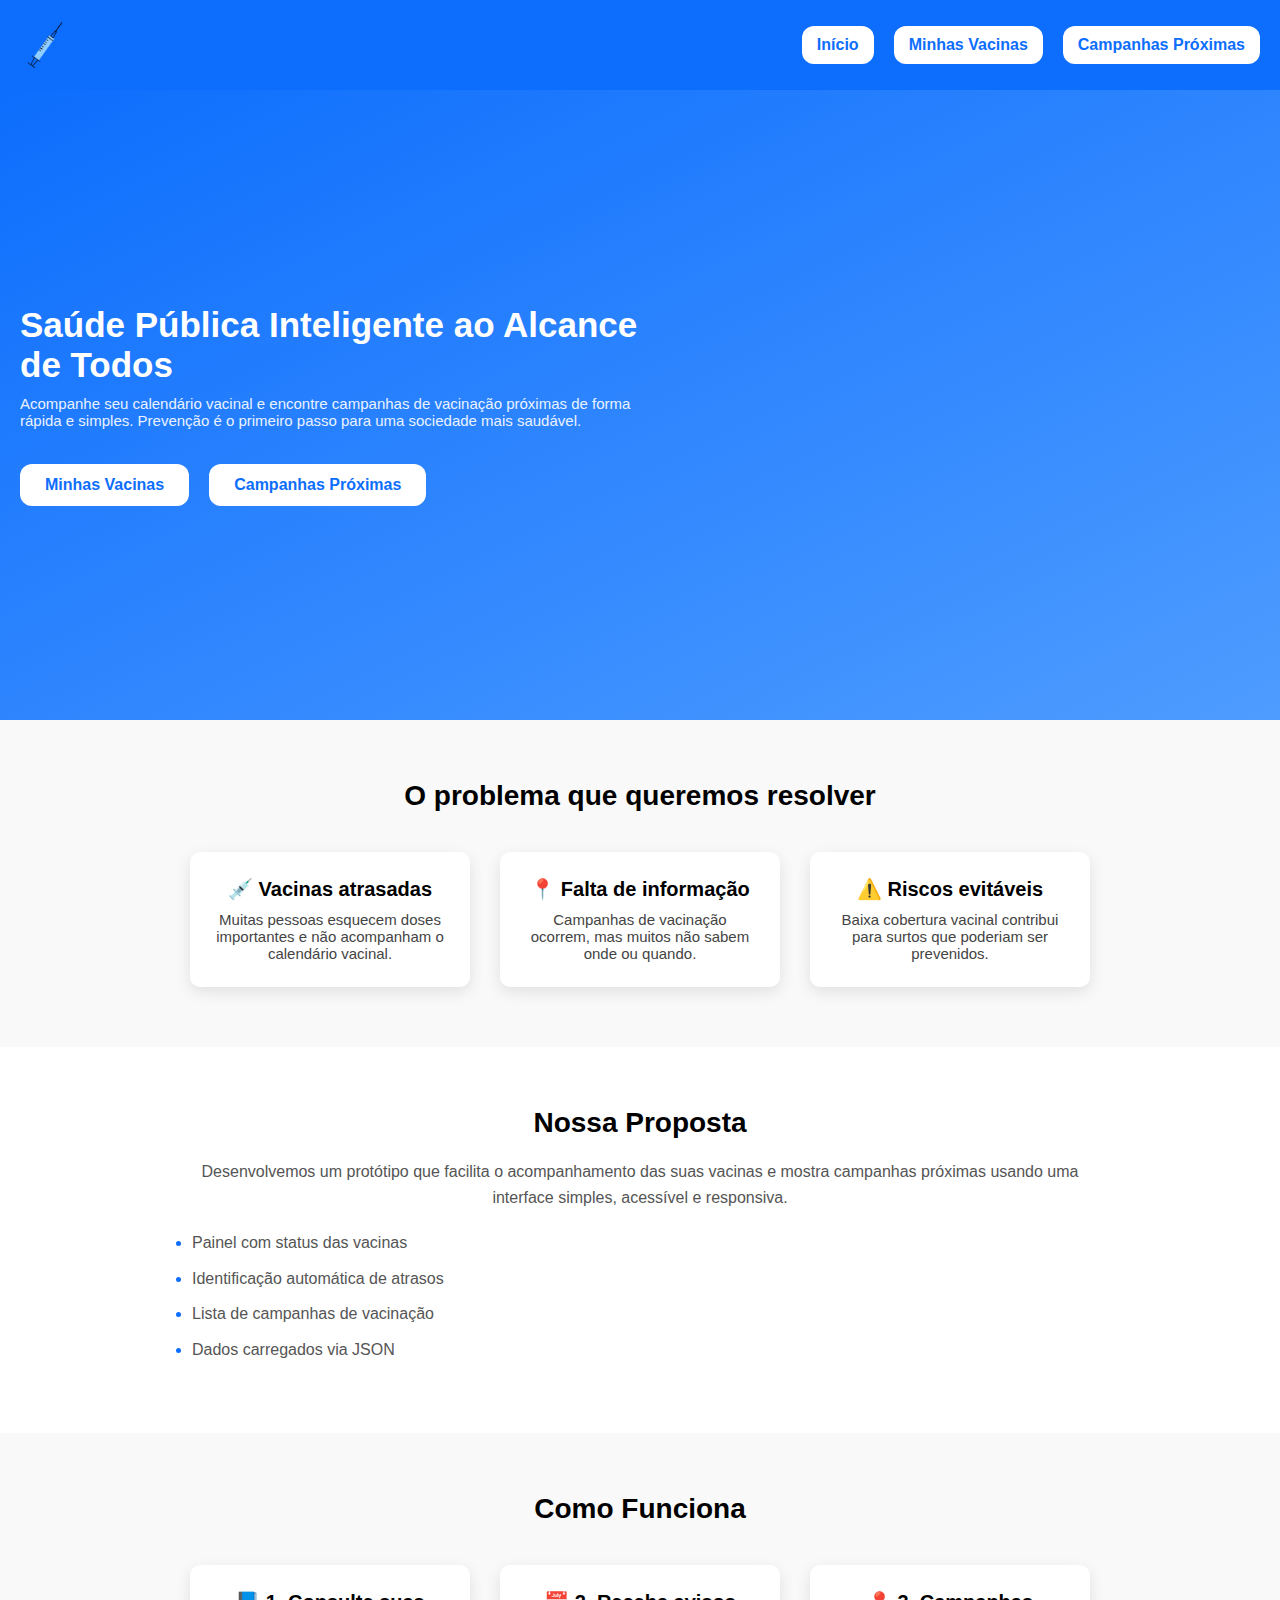
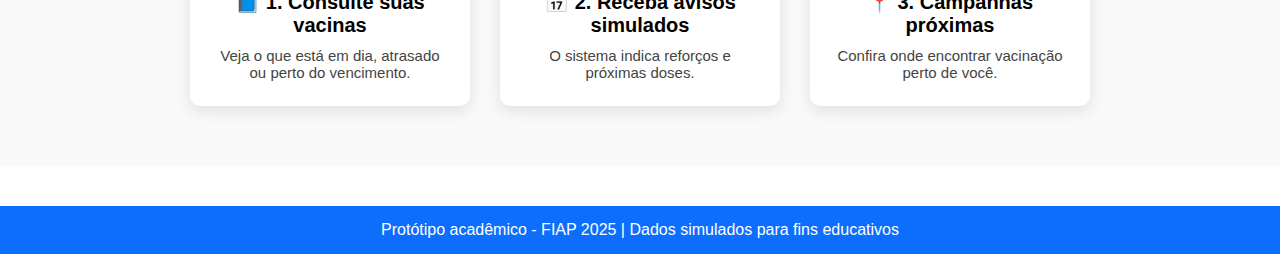
<file: index.html>
<!DOCTYPE html>
<html lang="pt-BR">

<head>
    <meta charset="UTF-8">
    <meta name="viewport" content="width=device-width, initial-scale=1.0">
    <title>Minha Vacina - Saúde Pública Inteligente</title>
    <link rel="stylesheet" href="index.css">
</head>

<body>

    <!-- HEADER -->
    <div class="navbar" >
        <div class="container-logo" >
            <img src="/assets/img/logo.png" alt="Logo Minha Vacina" class="logo" >
        </div>

        <div class="nav_menu">
            <div class="nav_button" >
                <a href="index.html">Início</a>
            </div>
            <div class="nav_button" >
                <a href="./telas/vacinas/index.html">Minhas Vacinas</a>
            </div>
            <div class="nav_button" >
                <a href="./telas/campanhas/index.html">Campanhas Próximas</a>
            </div>
        </div>
    </div>


    <!-- HERO SECTION -->
    <section class="hero">
        <div class="hero-content">
            <h2>Saúde Pública Inteligente ao Alcance de Todos</h2>
            <p>
                Acompanhe seu calendário vacinal e encontre campanhas de vacinação próximas de forma rápida e simples.
                Prevenção é o primeiro passo para uma sociedade mais saudável.
            </p>

            <div class="hero-buttons">
                <a class="hero-btn" href="./telas/vacinas/index.html">Minhas Vacinas</a>
                <a class="hero-btn" href="./telas/campanhas/index.html">Campanhas Próximas</a>
            </div>
        </div>
    </section>


    <!-- O PROBLEMA -->
    <section class="problem-section">
        <h3>O problema que queremos resolver</h3>

        <div class="cards">
            <div class="card">
                <h4>💉 Vacinas atrasadas</h4>
                <p>Muitas pessoas esquecem doses importantes e não acompanham o calendário vacinal.</p>
            </div>

            <div class="card">
                <h4>📍 Falta de informação</h4>
                <p>Campanhas de vacinação ocorrem, mas muitos não sabem onde ou quando.</p>
            </div>

            <div class="card">
                <h4>⚠️ Riscos evitáveis</h4>
                <p>Baixa cobertura vacinal contribui para surtos que poderiam ser prevenidos.</p>
            </div>
        </div>
    </section>


    <!-- A SOLUÇÃO -->
    <section class="solucao-section">
        <h3>Nossa Proposta</h3>
        <p class="descricao">
            Desenvolvemos um protótipo que facilita o acompanhamento das suas vacinas e mostra campanhas próximas
            usando uma interface simples, acessível e responsiva.
        </p>

        <ul class="lista">
            <li>Painel com status das vacinas</li>
            <li>Identificação automática de atrasos</li>
            <li>Lista de campanhas de vacinação</li>
            <li>Dados carregados via JSON</li>
        </ul>
    </section>


    <!-- COMO FUNCIONA -->
    <section class="funciona-section">
        <h3>Como Funciona</h3>

        <div class="cards">
            <div class="card">
                <h4>📘 1. Consulte suas vacinas</h4>
                <p>Veja o que está em dia, atrasado ou perto do vencimento.</p>
            </div>

            <div class="card">
                <h4>📅 2. Receba avisos simulados</h4>
                <p>O sistema indica reforços e próximas doses.</p>
            </div>

            <div class="card">
                <h4>📍 3. Campanhas próximas</h4>
                <p>Confira onde encontrar vacinação perto de você.</p>
            </div>
        </div>
    </section>


    <!-- FOOTER -->
    <footer class="footer">
        <p>Protótipo acadêmico - FIAP 2025 | Dados simulados para fins educativos</p>
    </footer>
</body>
</html>
</file>
<file: index.css>
/* ===== RESET ===== */
* {
    margin: 0;
    padding: 0;
    box-sizing: border-box;
    font-family: Arial, Helvetica, sans-serif;
}

/* ===== HEADER ===== */
.navbar {
    width: 100%;
    background-color: #0d6efd;
    padding: 20px 0;
    box-shadow: 0 2px 5px rgba(0, 0, 0, 0.2);
    display: flex;
    align-items: center;
}
.container-logo{
    width: 50px;
    height: 50px;
    margin-left: 20px;
}
.container-logo .logo{
    width: 100%;
    height: 100%;
    object-fit: contain;
}
.nav_menu {
    margin-left: auto;
    margin-right: 20px;
    display: flex;
    gap: 20px;
}
.nav_button{
    background-color: white;
    padding: 10px 15px;
    border-radius: 12px;
}
.nav_button a{
    text-decoration: none;
    color: #0d6efd;
    font-weight: bold;
}

/* ===== HERO ===== */
.hero {
    min-height: 70dvh;
    background: linear-gradient(to bottom right, #0d6efd, #4e9cff);
    display: flex;
    padding: 20px 0 20px 20px;
    align-items: center;
}
.hero-content{
    width: 50%;
    color: white;
}
.hero-content h2 {
    font-size: 35px;
    margin-bottom: 10px;
}
.hero-content p {
    font-size: 15px;
    opacity: 0.9;
    margin-bottom: 35px;
}
.hero-buttons{
    display: flex;
    gap: 20px;
}
.hero-btn {
    background: white;
    color: #0d6efd;
    padding: 12px 25px;
    text-decoration: none;
    border-radius: 12px;
    font-weight: bold;
    transition: 0.3s;
}
.hero-btn:hover {
    background: #e0e0e0;
}

/* ===== SEÇÃO PROBLEMA ===== */

.problem-section {
    padding: 60px 0;
    background: #f9f9f9;
    text-align: center;
}
.problem-section h3 {
    font-size: 28px;
    margin-bottom: 40px;
}
.cards {
    display: flex;
    justify-content: center;
    gap: 30px;
    flex-wrap: wrap;
}
.card {
    background: white;
    width: 280px;
    padding: 25px;
    border-radius: 10px;
    box-shadow: 0 5px 15px rgba(0, 0, 0, 0.1);
    transition: 0.3s;
}
.card:hover {
    transform: translateY(-5px);
}
.card h4 {
    margin-bottom: 10px;
    font-size: 20px;
}
.card p {
    font-size: 15px;
    color: #444;
}

/* ===== SEÇÃO SOLUÇÃO ===== */

.solucao-section {
    padding: 60px 0;
    text-align: center;
}
.solucao-section h3 {
    font-size: 28px;
    margin-bottom: 20px;
}
.solucao-section p {
    font-size: 16px;
    color: #555;
    width: 70%;
    margin: auto;
    line-height: 1.6;
}
.lista{
    text-align: left;
    width: 70%;
    margin: 20px auto 0 auto;
}
.lista li{
    margin-bottom: 10px;
    font-size: 16px;
    color: #555;
    line-height: 1.6;
}
.lista li::marker{
    color: #0d6efd;
    font-weight: bold;
}
.lista li:hover{
    color: #0a58ca;
}

/* ===== SEÇÃO COMO FUNCIONA ===== */

.funciona-section {
    padding: 60px 0;
    background: #f9f9f9;
    text-align: center;
}
.funciona-section h3 {
    font-size: 28px;
    margin-bottom: 40px;
}

/* ===== SEÇÃO DESTAQUES ===== */
.features {
    padding: 60px 0;
}

.features .container {
    width: 90%;
    margin: auto;
    text-align: center;
}

.features h3 {
    font-size: 28px;
    margin-bottom: 40px;
}

/* ===== FOOTER ===== */
footer {
    background: #0d6efd;
    color: white;
    text-align: center;
    padding: 15px 0;
    margin-top: 40px;
}
</file>
